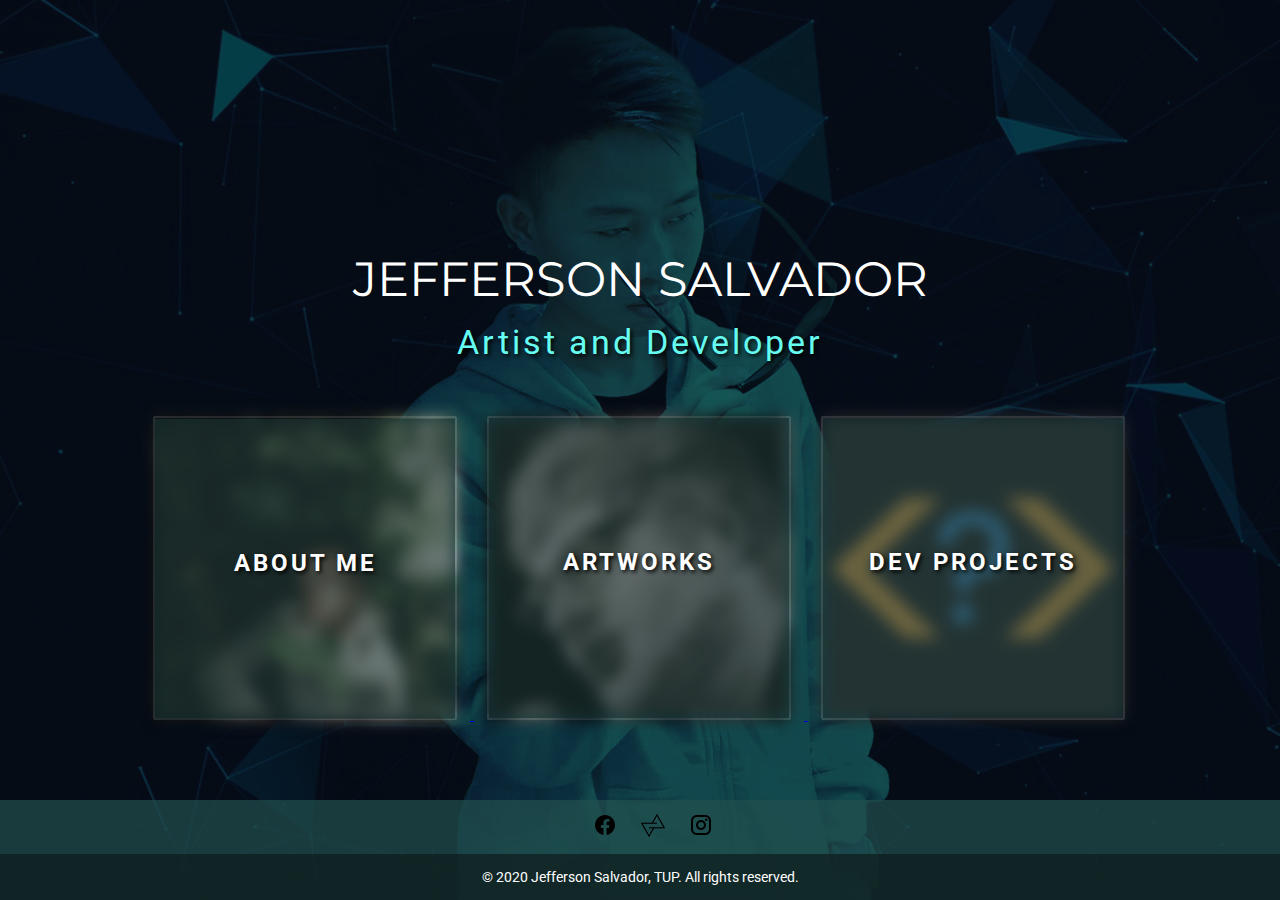
<file: index.html>
<!DOCTYPE html>
<html lang="en">
<head>
    <meta charset="UTF-8">
    <meta name="viewport" intro_content="width=device-width, initial-scale=1.0">
    <link rel="icon" href="images/main/icon.png">
    <link href="https://fonts.googleapis.com/css2?family=Montserrat:wght@500;800&display=swap" rel="stylesheet">
    <link href="https://fonts.googleapis.com/css2?family=Roboto:wght@100&display=swap" rel="stylesheet">
    <link rel="stylesheet" href="css/styles.css">
    <title>Jefferson Salvador</title>
</head>
<body>
    <div id="wrapper">
        <audio autoplay loop>
            <source src="music/music.mp3" type="audio/mpeg">
        </audio>

        <div class="color_overlay"></div>
        
        <div id="main_header" >
            <span>JEFFERSON SALVADOR</span><br>
            <span id="subheader">Artist and Developer</span>
        </div>

        <div class="container">
            <a href="html/about.html" >
                <div class="box">
                    <img src="images/main/intro.png" alt="intro.png">
                    <div class="overlay">
                        <div class="title">ABOUT ME</div>
                    </div>
                </div>
            </a>
        
            <a href="html/artworks.html" >
                <div class="box">
                    <img src="images/main/ed.png" alt="artworks.png">
                    <div class="overlay">
                        <div class="title">ARTWORKS</div>
                    </div>
                </div>
            </a>
            
            <a href="html/dev.html" >
                <div class="box">
                    <img src="images/main/dev.png" alt="dev">
                    <div class="overlay">
                        <div class="title">DEV PROJECTS</div>
                    </div>
                </div>
            </a>
        </div>

        <footer>
            <div class="img">
                <a href="https://www.fb.com/jeffer.altF4/" target="_blank"><img src="images/main/facebook.png" alf="facebook.png" ></a>
                <a href="https://www.fb.com/jepdev18" target="_blank"><img src="images/main/page.png" alt="page.png"></a>
                <a href="https://www.instagram.com/diipir_" target="_blank"><img src="images/main/instagram.png" alt="instagram.png"></a>
            </div>
            <div class="footer_text">
                <p>&copy; 2020 Jefferson Salvador, TUP. All rights reserved.</p>
            </div>
        </footer>
    </div>
</body>
</html>
</file>
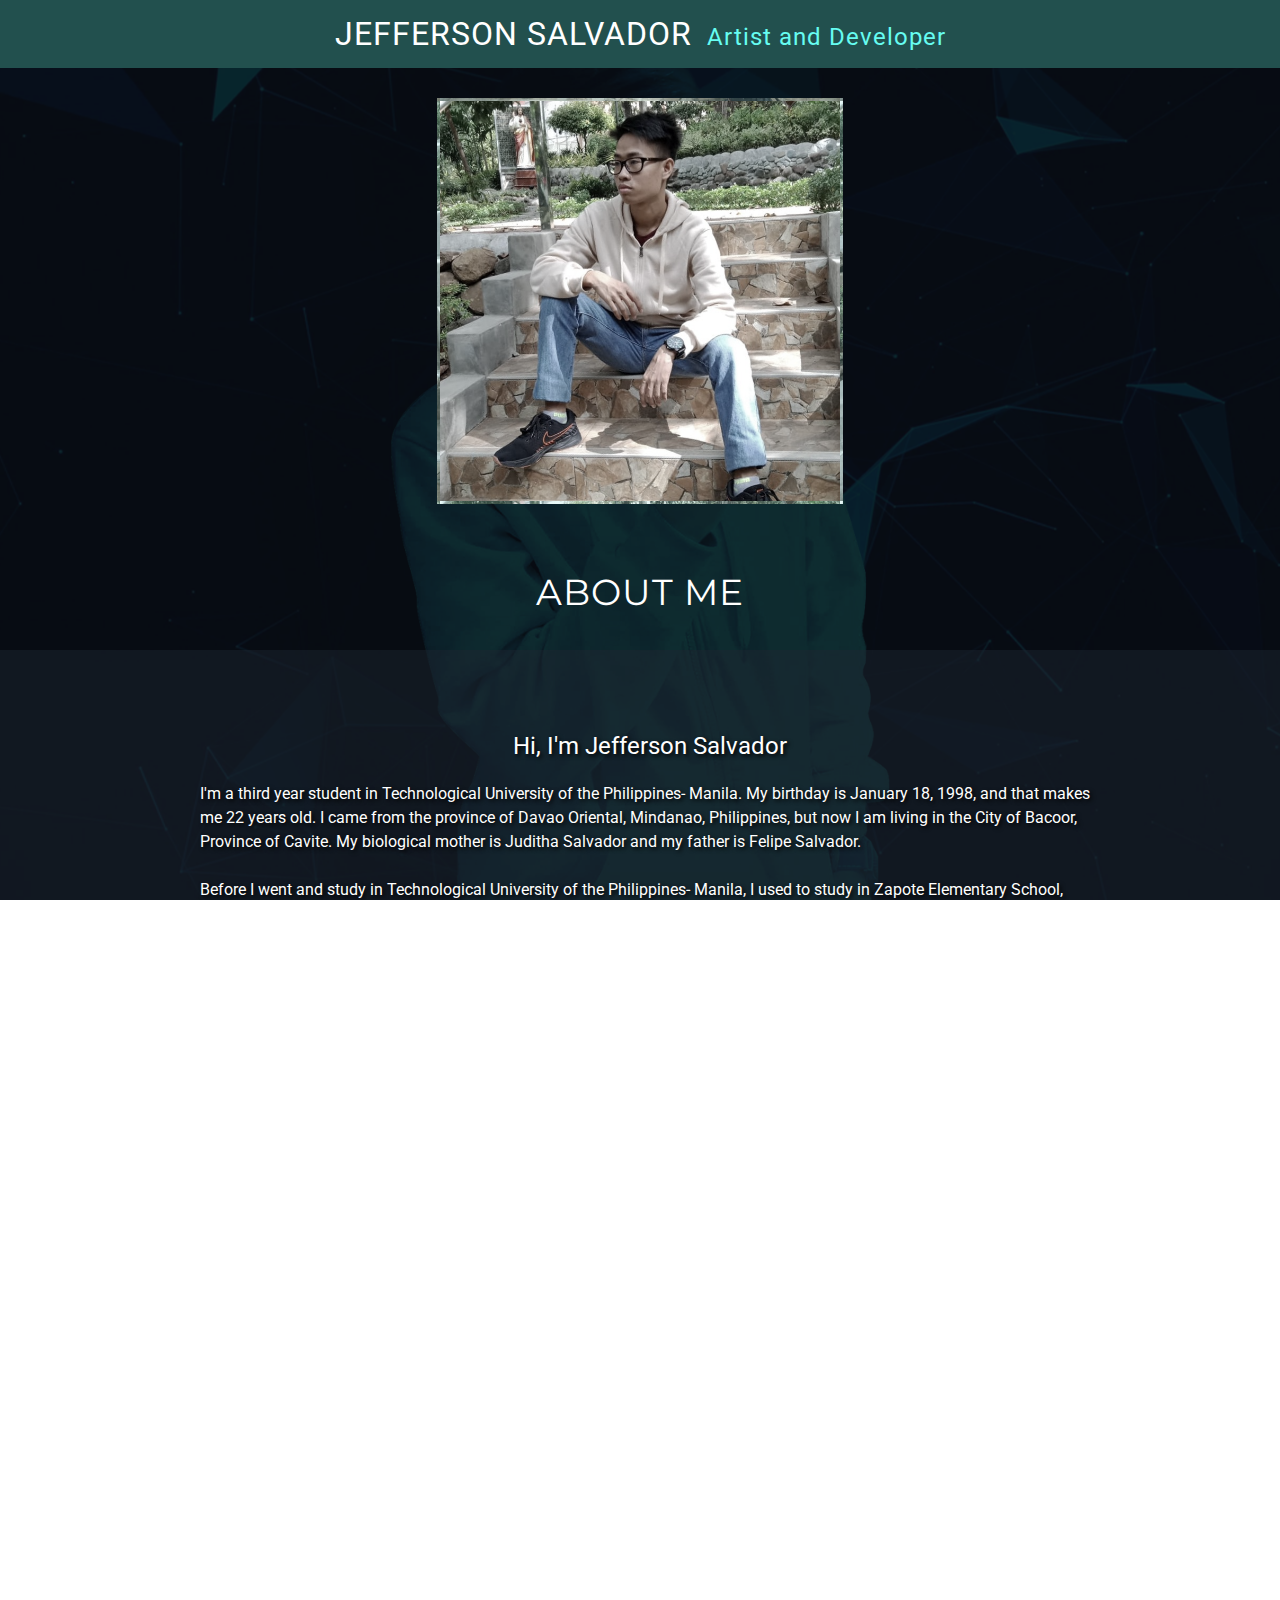
<file: html/about.html>
<!DOCTYPE html>
<html lang="en">
<head>
    <meta charset="UTF-8">
    <meta name="viewport" intro_content="width=device-width, initial-scale=1.0">
    <link rel="icon" href="../images/main/icon.png">
    <link href="https://fonts.googleapis.com/css2?family=Montserrat:wght@500;800&display=swap" rel="stylesheet">
    <link href="https://fonts.googleapis.com/css2?family=Roboto:wght@100&display=swap" rel="stylesheet">
    <link rel="stylesheet" href="../css/styles.css">
    <title>About Me | Jefferson Salvador</title>
</head>
<body>
    <div id="wrapper">
        <audio autoplay loop>
            <source src="../music/music.mp3" type="audio/mpeg">
        </audio>
        <a href="../index.html">
            <header>
                <div class="text">
                    <div class="name">
                        <span>JEFFERSON SALVADOR</span>
                    </div>
                    <div class="prof">
                        <span>Artist and Developer</span>
                    </div>
                    
                </div>
            </header>
        </a>

        <div id="intro_content">
            <div id="intro_img">
                <div id="img"></div>
            </div>
            <div id="intro_title">
                <p>ABOUT ME</p>
            </div> 
            <div id="intro_text">
                <div id="intro_para">
                    <div id="intro_greet">
                        <p>Hi, I'm Jefferson Salvador</p>
                    </div> 
                    <span>
                        I'm a third year student in Technological University of the Philippines- Manila. My birthday is January 18, 1998, and that makes me 22 years old. I came from the province of Davao Oriental, Mindanao, Philippines, but now I am living in the City of Bacoor, Province of Cavite. My biological mother is Juditha Salvador and my father is Felipe Salvador. <br><br>
                        
                        Before I went and study in Technological University of the Philippines- Manila, I used to study in Zapote Elementary School, Bacoor National High School- Tabing Dagat, then Asian Institute of Computer Studies- Bacoor. I also studied in DataCom- Bacoor just for a certificate of Information and Communication Technology during my summer days back on 2016. <br> <br>
                        
                        My hobbies are drawing, making artsy stuff, learning new things, watching movie, browsing in social media, and many more. Sometimes, I use my free time to draw and earn money if some offer me commission. <br><br>
        
                        Talking about my achievements, let's start when I was in elementary level. Grade 1 I got 1st honorable mention, grade 3 I was 2nd honor,  grade 4 I was 3rd honor, grade 5 I was 3rd honor, then grade 6, I graduated as a third honor. Now in junior high school, I didn't received any award but was always one of the top 10 in our classroom from grade 7 to grade 9 (maybe I am in adjustment phase that time), but, I became a champion in rubics cube competition when I was grade 10 and graduated as 1st honorable mention. Now, senior high school is my glowing but haggard phase. Since grade 11 I am top 1 in our classroom, considered the best in most of the subjects, graduated as best in programming, me and my team was the best in thesis in our batch and also, I was awarded valedictorian with highest honor. Now, In my college life, I haven't received any award yet, but, I am a consistent deans lister (sometimes president's lister), and also won 3rd place in a C language dev competition when I was in 2nd yr. <br> <br>
        
                        I have no job experience yet except from becoming a freelance portrait artist and graphic artist and working in a postal servicing company Philippine Postal Corporation- Bacoor for my on-the-job training. I worked there as an encoder and assistant. Despite of the fact that I lack in working experience, I am always looking forward for an opportunity to learn and be part of a professional company. I promise that I will do my best to do my duty with passion and creativity. Learning is what gives hope to my heart to dream and be passionate in everything that I do. People is capable of learning new things, but in my case, I will always turn learning into earning and give my company a better view and upper hand in this competitive industry.
                    </span> 
                </div>
                <div class="btn">
                    <a href="mailto:jefferson.behionsalvador@gmail.com" >EMAIL ME</a>
                </div>
            </div>
        </div>
        
        <footer>
            <div class="img">
                <a href="https://www.fb.com/jeffer.altF4/" target="_blank"><img src="../images/main/facebook.png" alf="facebook.png" ></a>
                <a href="https://www.fb.com/jepdev18" target="_blank"><img src="../images/main/page.png" alt="page.png"></a>
                <a href="https://www.instagram.com/diipir_" target="_blank"><img src="../images/main/instagram.png" alt="instagram.png"></a>
            </div>
            <div class="footer_text">
                <p>&copy; 2020 Jefferson Salvador, TUP. All rights reserved.</p>
            </div>
        </footer>
    </div>
</body>
</html>
</file>
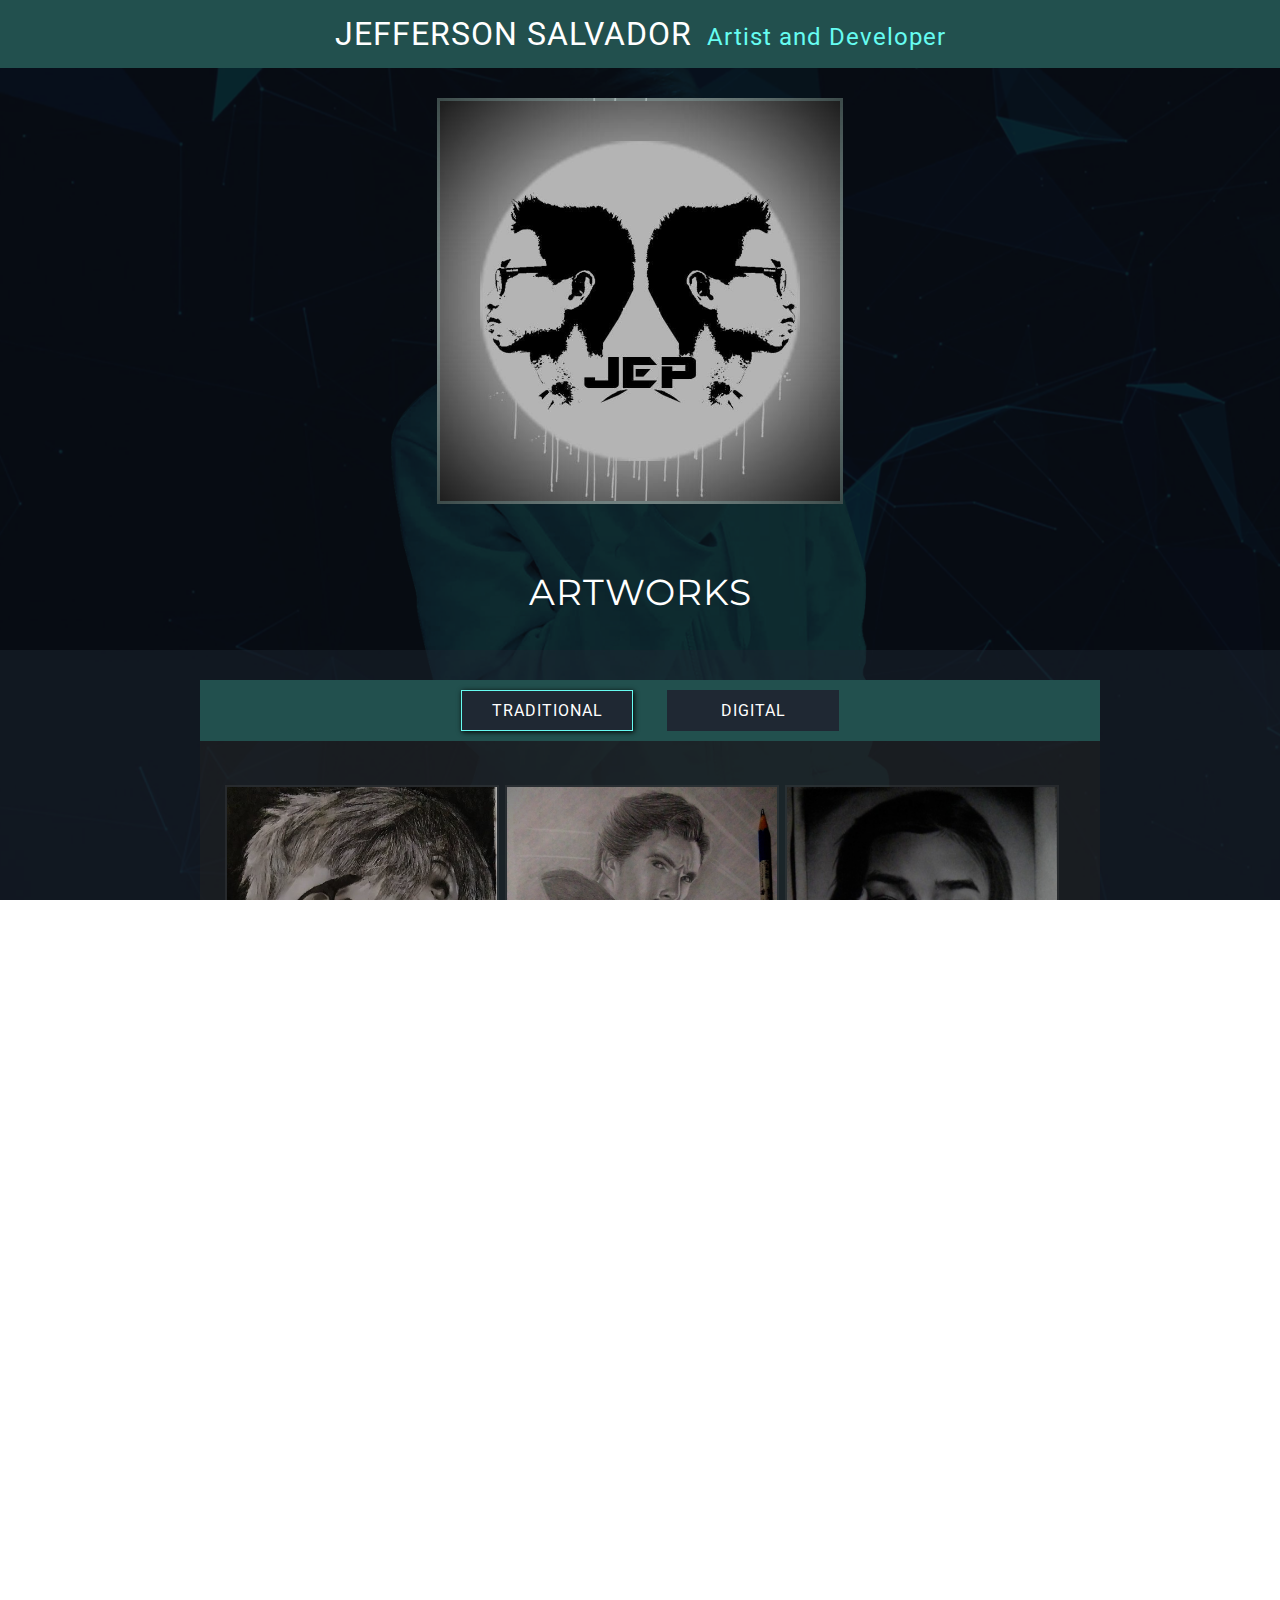
<file: html/artworks.html>
<!DOCTYPE html>
<html lang="en">
<head>
    <meta charset="UTF-8">
    <meta name="viewport" intro_content="width=device-width, initial-scale=1.0">
    <link rel="icon" href="../images/main/icon.png">
    <link href="https://fonts.googleapis.com/css2?family=Montserrat:wght@500;800&display=swap" rel="stylesheet">
    <link href="https://fonts.googleapis.com/css2?family=Roboto:wght@100&display=swap" rel="stylesheet">
    <link rel="stylesheet" href="../css/styles.css">
    <title>Artworks | Jefferson Salvador</title>
</head>
<body>
    <div id="wrapper">
        <audio autoplay loop>
            <source src="../music/music.mp3" type="audio/mpeg">
        </audio>
        <a href="../index.html">
            <header>
                <div class="text">
                    <div class="name">
                        <span>JEFFERSON SALVADOR</span>
                    </div>
                    <div class="prof">
                        <span>Artist and Developer</span>
                    </div>
                    
                </div>
            </header>
        </a>

        <div id="art_content">
            <div id="art_img">
                <div id="img"></div>
            </div>
            <div id="art_title">
                <p>ARTWORKS</p>
            </div> 
            <div id="art_gallery">

                <div id="art_iframe">
                    <iframe src="traditional.html" frameborder="0" ></iframe>
                </div>
                
            </div>
        </div>


        <footer>
            <div class="img">
                <a href="https://www.fb.com/jeffer.altF4/" target="_blank"><img src="../images/main/facebook.png" alf="facebook.png" ></a>
                <a href="https://www.fb.com/jepdev18" target="_blank"><img src="../images/main/page.png" alt="page.png"></a>
                <a href="https://www.instagram.com/diipir_" target="_blank"><img src="../images/main/instagram.png" alt="instagram.png"></a>
            </div>
            <div class="footer_text">
                <p>&copy; 2020 Jefferson Salvador, TUP. All rights reserved.</p>
            </div>
        </footer>
    </div>
</body>
</html>
</file>
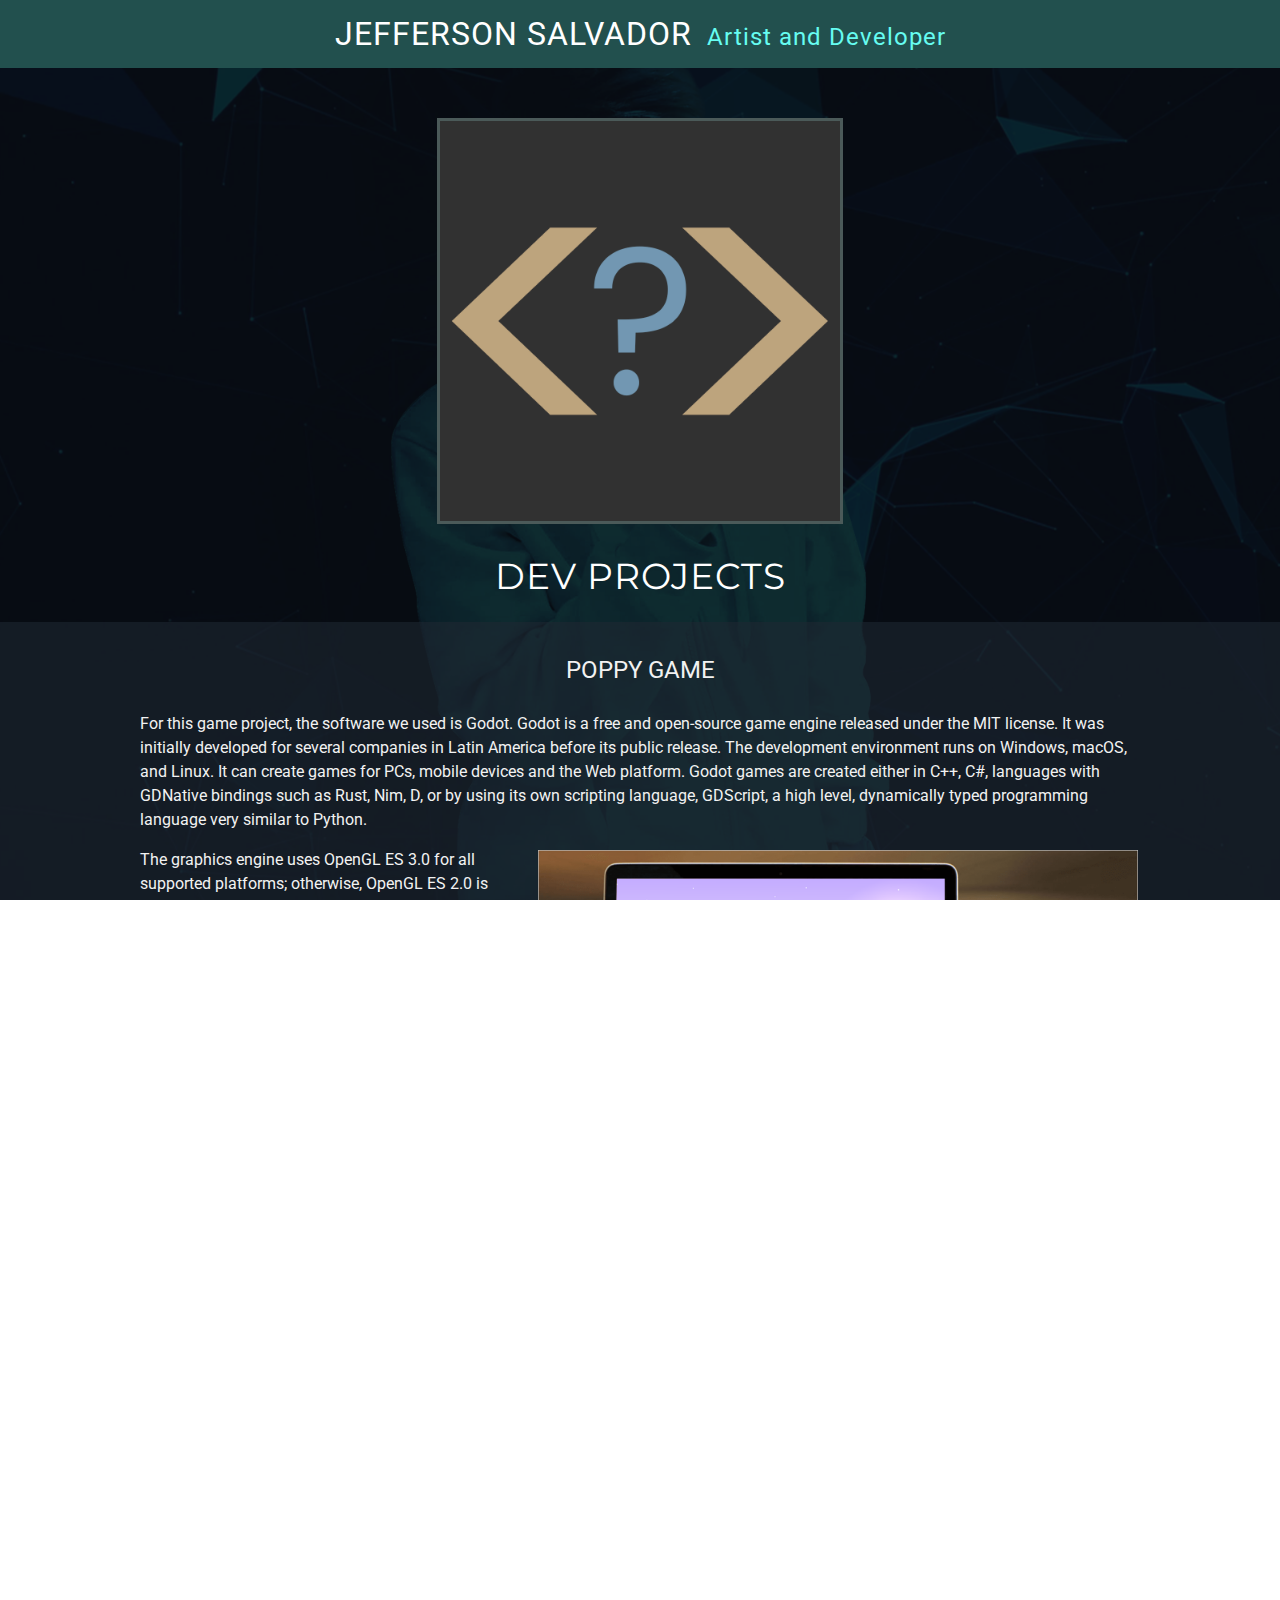
<file: html/dev.html>
<!DOCTYPE html>
<html lang="en">
<head>
    <meta charset="UTF-8">
    <meta name="viewport" intro_content="width=device-width, initial-scale=1.0">
    <link rel="icon" href="../images/main/icon.png">
    <link href="https://fonts.googleapis.com/css2?family=Montserrat:wght@500;800&display=swap" rel="stylesheet">
    <link href="https://fonts.googleapis.com/css2?family=Roboto:wght@100&display=swap" rel="stylesheet">
    <link rel="stylesheet" href="../css/styles.css">
    <title>Dev Projects | Jefferson Salvador</title>
</head>
<body>
    <div id="wrapper">
        <audio autoplay loop>
            <source src="../music/music.mp3" type="audio/mpeg">
        </audio>
        <a href="../index.html">
            <header>
                <div class="text">
                    <div class="name">
                        <span>JEFFERSON SALVADOR</span>
                    </div>
                    <div class="prof">
                        <span>Artist and Developer</span>
                    </div>
                    
                </div>
            </header>
        </a>

        <div id="dev_content">
            <div id="dev_img">
                <div id="img"></div>
            </div>
            <div id="dev_title">
                DEV PROJECTS
            </div>

            <div id="dev_odd">
                <div class="dev_container">
                    <p id="poppy" class="dev_subtitle">POPPY GAME</p>
                    <p>For this game project, the software we used is Godot. Godot is a free and open-source game engine released under the MIT license. It was initially developed for several companies in Latin America before its public release. The development environment runs on Windows, macOS, and Linux. It can create games for PCs, mobile devices and the Web platform. Godot games are created either in C++, C#, languages with GDNative bindings such as Rust, Nim, D, or by using its own scripting language, GDScript, a high level, dynamically typed programming language very similar to Python.
                    </p>
                    <a href="../pdfs/poppy.pdf" target="_blank"><img src="../images/dev/poppy_mockup.png" alt="poppy_mockup"></a>
                    <p>The graphics engine uses OpenGL ES 3.0 for all supported platforms; otherwise, OpenGL ES 2.0 is used. Future support for Vulkan is also planned. It supports normal mapping, specularity, dynamic shadows using shadow maps and full-screen post-processing effects like FXAA, bloom, DOF, HDR, and gamma correction. A simplified shader language similar to GLSL is also incorporated; shaders can be used for materials and post-processing. Alternatively, they can be created by manipulating nodes in a visual editor. There is also a separate 2D graphics engine, which can operate independently of the 3D one. Examples of 2D engine features include lights, shadows, shaders, tile sets, parallax scrolling, polygons, animations, physics and particles. It is also possible to mix 2D and 3D using a 'viewport node'.
                    </p>
                    <p>Godot contains an animation system with a GUI for editing skeletal animation, blending, animation trees, morphing and realtime cutscenes. Almost any variable defined or created-on-a-game entity can be animated. The engine uses Bullet for 3D physics simulation. Also, we used Adobe Photoshop CS6 , Adobe Photoshop is a raster graphics editor developed and published by Adobe Inc. for Windows and macOS. We use this for our animation and graphics in the game.
                    </p>
                </div>               
            </div>

            <div>
                <div class="dev_container">
                    <p class="dev_subtitle">TASK VIEWER APP</p>
                    <p>Task Viewer App is a task managing mobile application that can be installed in any operating system like Android and IOS. It was built using React Native that was built by Facebook.
                    </p>
                    <a href="../video/taskViewer.mp4" target="_blank"><img src="../images/dev/tv_mockup.png" alt="tv_mockup" ></a>
                    <p>This Task Viewer Application comes with simple but usable features such as adding tasks and deleting tasks. To add task, the user only needs to click the text bar, type the task he/she wants to add, and click 'Add Task' button. To delete the added task, the user only needs to click the 'bin' icon at the left of every task, or click the task itself, and it will be deleted. That is how simple this application is. There's no login or anything, just the main function a normal person want to see in a typical task viewer.
                    </p>
                    <p>Additional feature we included is the darkmode theme toggle just to go with what's in nowadays. Also, darkmode theme can help those who can't read clear or see clear in a particular setting like daymode or darkmode.</p>
                    <p>We also make sure that the colors we implemented and added gives calmness and be user-friendly, which is our main goal for this app.</p>
                    <p>Making this app is quite tricky yet enjoyful because it uses the amplified javascript framework such as React Native and React JS. We also used Material Icons for the icons here that made this an eye pleasing app.</p>
                </div>               
            </div>

            <div id="dev_odd">
                <div class="dev_container">
                    <p class="dev_subtitle">HOME SECURITY SYSTEM</p>
                    <p>Home Security Alarm Systems are very important in present day society, where crime is increasing. With the technological advancements we have achieved in the recent years, a homeowner doesn’t have to worry about home security while getting off his/her home. Home Security Systems are an important feature of modern residential and office setups. Home security systems must be affordable, reliable, and effective. This is a Home Security System using Arduino, which will trigger alarm when a window is opened, or movement detected in the room when the system is activated. The most basic definition of any security system is found in its name. It is literally a means or method by which something is secured through a system of interworking components and devices. In this instance, it is about home security systems, which are networks of integrated electronic devices working together with a central control panel to protect against burglars and other potential home intruders.
                    </p>
                     <a href="../pdfs/HSS.pdf" target="_blank"><img src="../images/dev/hss.png" alt="hss"></a>
                    <p>This project is designed using normally closed reed switches connected to windows and additional passive infrared (PIR) motion sensors to detect movement of a burglar or an unwanted intruder in your home. The security system can send text message to the number of the user.This system is a basic motion activated alarm. It is built around an Arduino Microcontroller. It is connected to a PIR motion sensor, a buzzer, a resistor, and a pair of external terminals. The whole system is battery powered so that it is easily portable. Once you have the code, you can connect all the external parts. The easiest way to do this is with a breadboard. This will let you make temporary connections to test everything out.
                    </p>
                    <p>Our project is a basic motion-sensing alarm that detects when someone enters the area. When an intruder is detected, it activates a siren which is to inform the user in case movement was detected or trigger the buzzer in case window was opened. Our body generates heat energy in the form of infrared which is invisible to human eyes. But it can be detected by electronic sensor. The aim of this project is to implement a simple and affordable, but efficient home security alarm system. The project is designed for detecting intruders and informing the owner by making a text message.</p>
                </div>               
            </div>
        </div>

        <footer>
            <div class="img">
                <a href="https://www.fb.com/jeffer.altF4/" target="_blank"><img src="../images/main/facebook.png" alf="facebook.png" ></a>
                <a href="https://www.fb.com/jepdev18" target="_blank"><img src="../images/main/page.png" alt="page.png"></a>
                <a href="https://www.instagram.com/diipir_" target="_blank"><img src="../images/main/instagram.png" alt="instagram.png"></a>
            </div>
            <div class="footer_text">
                <p>&copy; 2020 Jefferson Salvador, TUP. All rights reserved.</p>
            </div>
        </footer>
    </div>
</body>
</html>
</file>
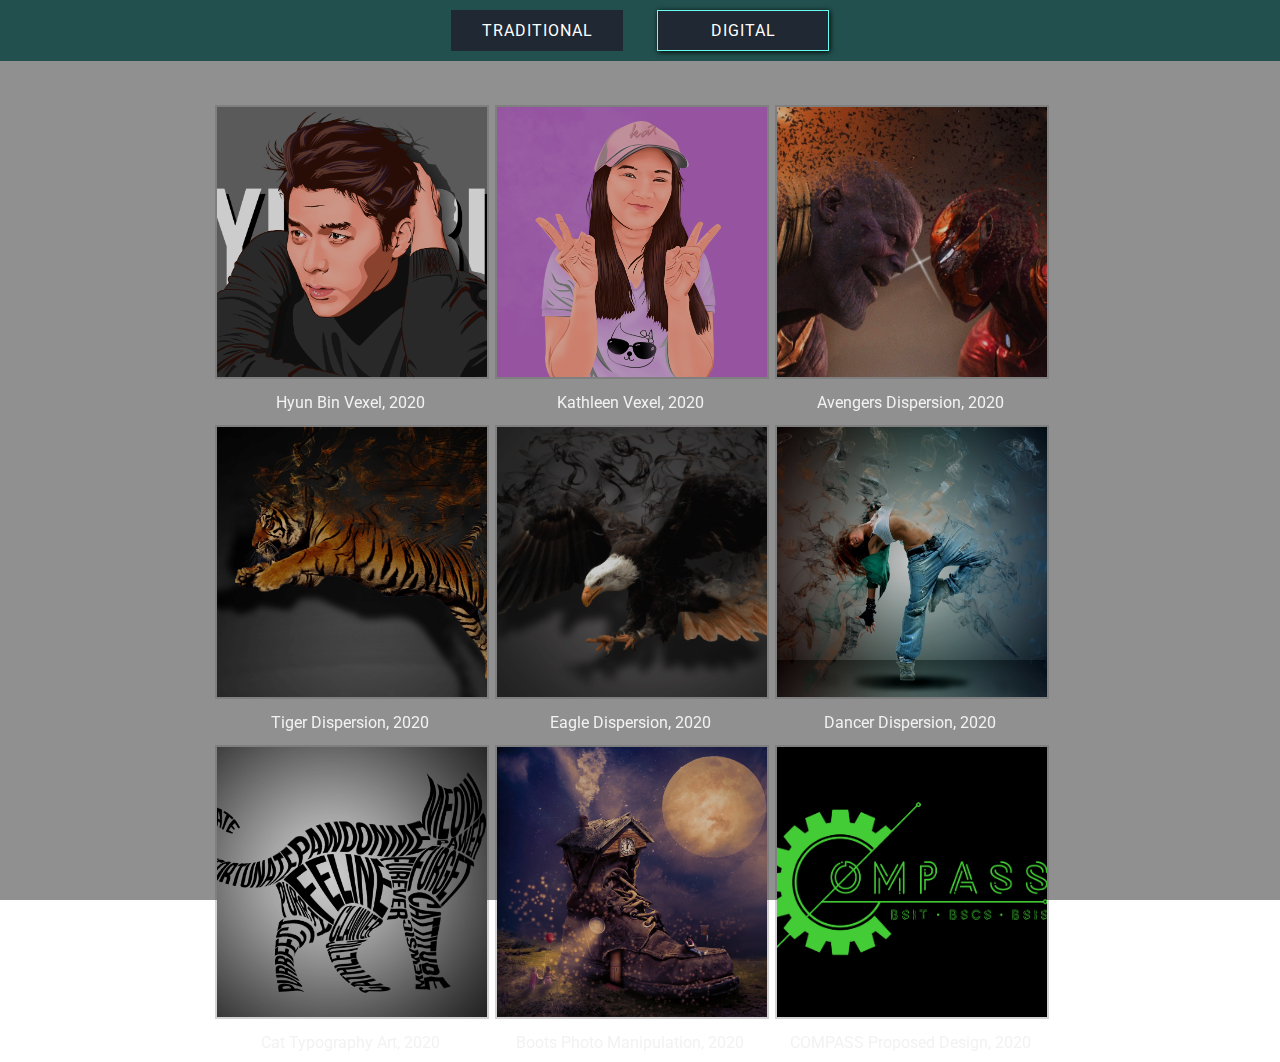
<file: html/digital.html>
<!DOCTYPE html>
<html lang="en">
<head>
    <meta charset="UTF-8">
    <meta name="viewport" intro_content="width=device-width, initial-scale=1.0">
    <link href="https://fonts.googleapis.com/css2?family=Montserrat:wght@500;800&display=swap" rel="stylesheet">
    <link href="https://fonts.googleapis.com/css2?family=Roboto:wght@100&display=swap" rel="stylesheet">
    <link rel="stylesheet" href="../css/art.css">
</head>
<body>
    <div class="nav">
         <nav>
            <a href="traditional.html">TRADITIONAL</a>
            <a class="current" href="digital.html">DIGITAL</a>
        </nav>
    </div>
   

    <div class="content">

        <a href="../images/dig/hyunbin.png" target="_blank">
            <div class="gallery">
                <img src="../images/dig/hyunbin1.png" alt="hyunbin">
                <div class="desc">Hyun Bin Vexel, 2020</div>
            </div>
        </a>

        <a href="../images/dig/kath.png" target="_blank">
            <div class="gallery">
                <img src="../images/dig/kath1.png" alt="kath">
                <div class="desc">Kathleen Vexel, 2020</div>
            </div>
        </a>

        <a href="../images/dig/dispersion.jpg" target="_blank">
            <div class="gallery">
                <img src="../images/dig/dispersion1.jpg" alt="dispersion">
                <div class="desc">Avengers Dispersion, 2020</div>
            </div>
        </a>

        <a href="../images/dig/tiger.jpg" target="_blank">
            <div class="gallery">
                <img src="../images/dig/tiger1.jpg" alt="tiger">
                <div class="desc">Tiger Dispersion, 2020</div>
            </div>
        </a>

        <a href="../images/dig/eagle.jpg" target="_blank">
            <div class="gallery">
                <img src="../images/dig/eagle1.jpg" alt="eagle">
                <div class="desc">Eagle Dispersion, 2020</div>
            </div>
        </a>

        <a href="../images/dig/dancer.jpg" target="_blank">
            <div class="gallery">
                <img src="../images/dig/dancer1.jpg" alt="dancer">
                <div class="desc">Dancer Dispersion, 2020</div>
            </div>
        </a>

        <a href="../images/dig/cat.png" target="_blank">
            <div class="gallery">
                <img src="../images/dig/cat1.png" alt="cat">
                <div class="desc">Cat Typography Art, 2020</div>
            </div>
        </a>

        <a href="../images/dig/balloon.jpg" target="_blank">
            <div class="gallery">
                <img src="../images/dig/balloon.jpg" alt="balloon">
                <div class="desc">Boots Photo Manipulation, 2020</div>
            </div>
        </a>

        <a href="../images/dig/compass.png" target="_blank">
            <div class="gallery">
                <img src="../images/dig/compass1.png" alt="compass">
                <div class="desc">COMPASS Proposed Design, 2020</div>
            </div>
        </a>

    </div>
</body>
</html>
</file>
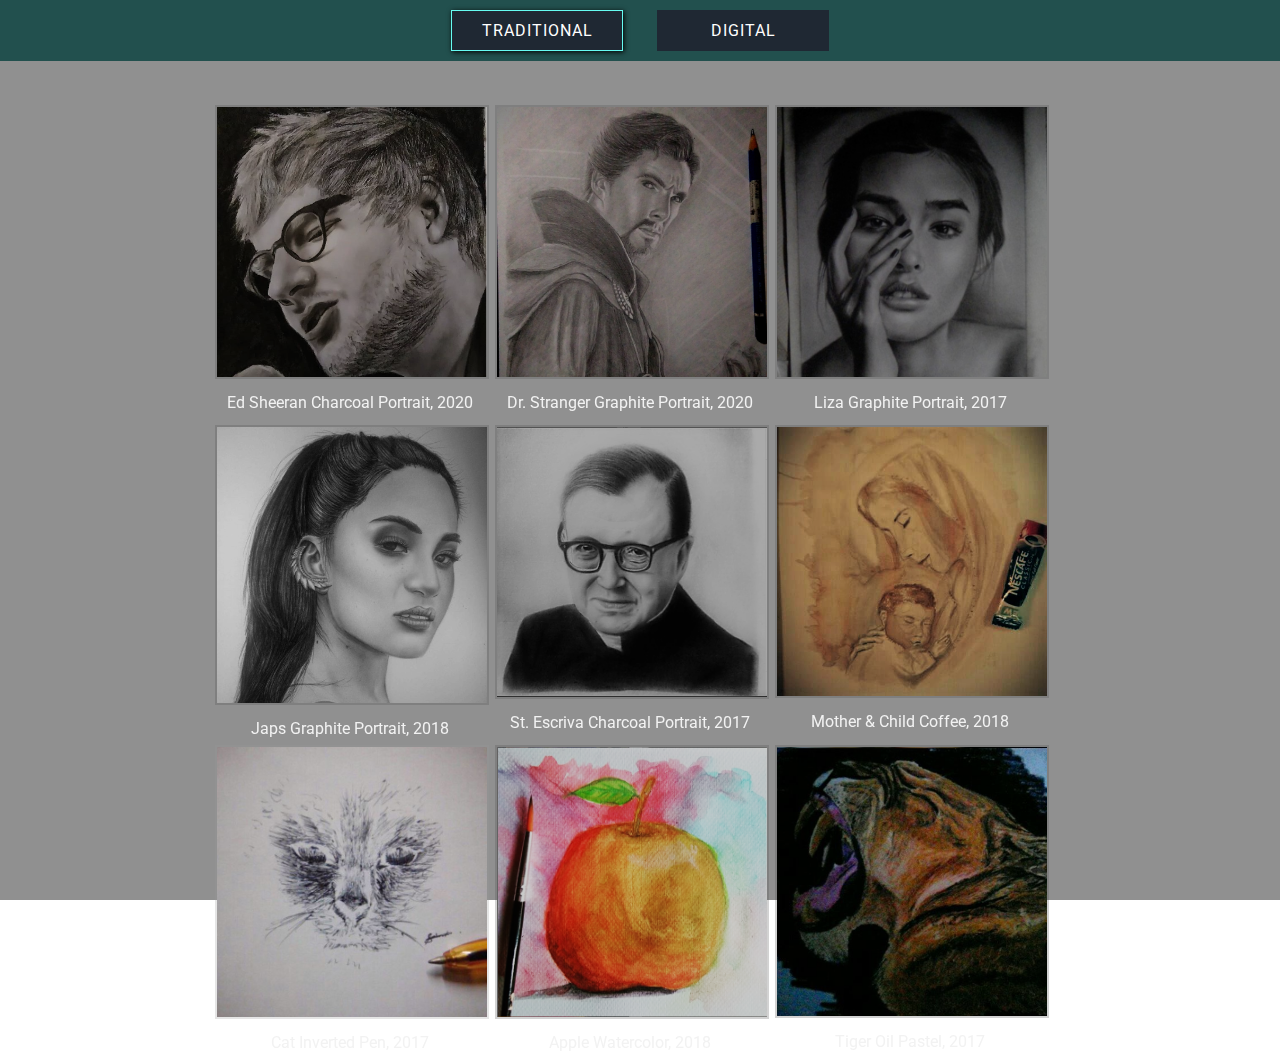
<file: html/traditional.html>
<!DOCTYPE html>
<html lang="en">
<head>
    <meta charset="UTF-8">
    <meta name="viewport" intro_content="width=device-width, initial-scale=1.0">
    <link href="https://fonts.googleapis.com/css2?family=Montserrat:wght@500;800&display=swap" rel="stylesheet">
    <link href="https://fonts.googleapis.com/css2?family=Roboto:wght@100&display=swap" rel="stylesheet">
    <link rel="stylesheet" href="../css/art.css">
</head>
<body>
    <div class="nav">
         <nav>
            <a class="current" href="traditional.html">TRADITIONAL</a>
            <a href="digital.html">DIGITAL</a>
        </nav>
    </div>
   

    <div class="content">

        <a href="../images/trad/ed1.png" target="_blank">
            <div class="gallery">
                <img src="../images/trad/ed.png" alt="Ed Sheeran">
                <div class="desc">Ed Sheeran Charcoal Portrait, 2020</div>
            </div>
        </a>


        <a href="../images/trad/drstranger1.jpg" target="_blank">
            <div class="gallery">
                <img src="../images/trad/drstranger.jpg" alt="drstranger">
                <div class="desc">Dr. Stranger Graphite Portrait, 2020</div>
            </div>
        </a>
        
        <a href="../images/trad/liza1.PNG" target="_blank">
            <div class="gallery">
                <img src="../images/trad/liza.PNG" alt="liza">
                <div class="desc">Liza Graphite Portrait, 2017</div>
            </div>
        </a>
        
        <a href="../images/trad/jap1.PNG" target="_blank">
            <div class="gallery">
                <img src="../images/trad/jap.PNG" alt="jap">
                <div class="desc">Japs Graphite Portrait, 2018</div>
            </div>
        </a>

        <a href="../images/trad/st jose.PNG" target="_blank">
            <div class="gallery">
                <img src="../images/trad/st jose.PNG" alt="St. Escriva">
                <div class="desc">St. Escriva Charcoal Portrait, 2017</div>
            </div>
        </a>

        <a href="../images/trad/coffee.jpg" target="_blank">
            <div class="gallery">
                <img src="../images/trad/coffee.jpg" alt="Mother and Child">
                <div class="desc">Mother & Child Coffee, 2018</div>
            </div>
        </a>

        <a href="../images/trad/catinverted.jpg" target="_blank">
            <div class="gallery">
                <img src="../images/trad/catinverted.jpg" alt="cat" id="cat">
                <div class="desc">Cat Inverted Pen, 2017</div>
            </div>
        </a>

        <a href="../images/trad/apple.PNG" target="_blank">
            <div class="gallery">
                <img src="../images/trad/apple.PNG" alt="apple">
                <div class="desc">Apple Watercolor, 2018</div>
            </div>
        </a>

        <a href="../images/trad/tiger1.PNG" target="_blank">
            <div class="gallery">
                <img src="../images/trad/tiger.PNG" alt="cat">
                <div class="desc">Tiger Oil Pastel, 2017</div>
            </div>
        </a>

    </div>
</body>
</html>
</file>
<file: css/styles.css>
/* General Styles */

html, body {
    background-image: url("../images/main/bg2.png");
    background-repeat: no-repeat;
    background-attachment: fixed;
    background-size: cover;
    margin: 0;
    padding: 0;
    background-position: 50%;
    height: 100%;
    overflow-x: hidden;
}

#wrapper{
    min-height: 100%;
    position: relative;
}
.color_overlay{
    background-color: rgba(0,0,0,.4);
    left: 0;
    top: 0;
    width: 100%;
    height: 100%;
    margin: 0 auto;
    position: relative;
}

#main_header{
    padding-top: 250px;
    font-family: 'Montserrat', 'Arial', 'sans-serif';
    text-align: center;
    color: white;
    font-size: 300%;
    transition: all 1s ease;
}

#subheader {
    font-family: 'Roboto', 'Arial', 'sans-serif';
    font-size: 70%;
    color: #66fcf1;
    letter-spacing: 3px;
    text-shadow: 2px 2px 4px #000000;
    transition: all 1s ease;
}

.container{
    overflow: hidden;
    padding-top: 50px;
    padding-bottom: 100px;
    width: 1000px;
    margin:0 auto;
}
.box{
    position: relative;
    margin: 0 13px;
    width: 300px;
    height: 300px;
    display: inline-block;
    box-shadow: 0 4px 8px rgba(0, 0, 0, 0.144);
    border: 2px solid #ffffff2d;
    border-radius: 2px;
    transition: all 1s ease;
}

.box:hover{
    border: 2px solid #45a29e;
}

.box img{
    width:100%;
    display: block;
    -webkit-filter: blur(8px);
    filter: blur(8px);
    transition: all 1s ease;
}

.box:hover img{
    filter: none;
}

.overlay{
    height: 100%;
    width: 100%;
    position: absolute;
    background-color: #1a363593;
    margin-top: -100%;
    transition: all 1s ease;
    overflow: hidden;
}

.overlay:hover{
    background-color: rgba(0, 0, 0, 0);
}

.overlay:hover .title{
    -webkit-transform: scale(1.1);
    transform: scale(1.1);
}

.title {
    font-family: 'Roboto', 'Arial', 'sans-serif';
    letter-spacing: 3px;
    font-weight: bolder;
    font-size: 24px;
    color: rgb(255, 255, 255);
    text-align: center;
    padding: 10px;
    margin-top: 40%;
    text-shadow: 2px 2px 4px #000000;
    transition: all 1s ease;
}

header{
    text-align: center;
    width: 100%;
    top: 0;
    background-color: #22504eb4;
    padding: 10px 0px;
    transition: all 1s ease;
}

header:hover{
    background-color: #22504e;
}

header .text{
    width: 100%;
    font-family: 'Roboto', 'Arial', 'sans-serif';
    color: rgb(255, 255, 255);
    letter-spacing: 1px;
    transition: all 1s ease;
    display: inline-block;
}

header .text .name{
    font-size: 2em;
    display: inline-block;
    padding: 5px;
}

header .text .prof{
    font-size: 1.5em;
    color: #66fcf1;
    display: inline-block;
    padding: 5px;
}

footer{
    height: 100px;
    text-align: center;
    position: absolute;
    width: 100vw;
    bottom: 0;
    background-color: #22504eb4;
}
footer .img{
    width: 100vw;
    padding: 13px;
}

footer .img img{
    margin: 0 10px;
}
footer img:hover{
    transition: all 1s ease;
    filter: invert(1);
}

footer .footer_text{
    width: 100vw;
    background-color: #0e1b1bb4;
    padding: 1px 0px;
}
footer p{
    color: #ffffff;
    font-family: 'Roboto', 'Arial', 'sans-serif';
    font-size: 14px;
}

/* INTRO PAGE */

#intro_content{
    width: 100%;
    padding-bottom: 100px;
    overflow: visible;
    background-color: #0b0c107c;
}

#intro_img{
    padding: 30px 0px;
    width: 100%;
    height: auto;
}

#intro_img #img{
    background-image: url(../images/intro/intro_photo.jpg);
    width: 400px;
    height: 400px;
    background-size: cover;
    border: 3px solid #66fcf23a;
    margin: 0 auto;
    -webkit-filter: brightness(70%);
    filter: brightness(70%);
    -webkit-filter: saturate(45%);
    filter: saturate(45%);
    transition: all 1s ease;
}

#intro_img #img:hover{
    background-image: url(../images/intro/intro_photo_hover.jpg);
    width: 450px;
    height: 450px;
    transition: all 1s ease;
    border: 3px solid #66fcf1;
    -webkit-transform: rotateZ(-3deg);
    transform: rotateZ(-3deg);
}

#intro_text{
    width: 100%;
    padding: 30px 10px;
    background-color: #1f283375;
}

#intro_title{
    margin-top: 30px;
    font-family: 'Montserrat', 'Arial', 'sans-serif';
    color: white;
    letter-spacing: 1px;
    text-align: center;
    font-size: 36px;
}

#intro_greet{
    padding-top: 30px;
    text-align: center;
    font-size: 24px;
}

#intro_para{
    margin: 0 auto;
    font-family: 'Roboto', 'Arial', 'sans-serif';
    font-size: 16px;
    color: hsl(0, 0%, 100%);
    width:900px;
    line-height: 150%;
    text-shadow: 2px 2px 4px #000000;
    padding-bottom: 30px;
}

.btn a{
    display: block;
    text-align: center;
    text-decoration: none;
    font-family: 'Roboto', 'Arial', 'sans-serif';
    margin: 0 auto;
    border: 1px solid #66fcf228;
    background-color: #1f2833;
    color: white;
    letter-spacing: 2px;
    width: 100px;
    padding: 20px;
    transition: all 1s ease;
}

.btn a:hover{
    border: 1px solid #66fcf2;
    box-shadow: 1px 1px 5px black;
}


/* ARTWORKS */

#art_content{
    padding-bottom: 100px;
    background-color: #0b0c107c;
}

#art_img{
    padding: 30px 0px;
    width: 100%;
    height: auto;
}

#art_img #img{
    background-image: url(../images/art/art_image.jpg);
    width: 400px;
    height: 400px;
    background-size: cover;
    border: 3px solid #66fcf23a;
    margin: 0 auto;
    -webkit-filter: brightness(70%);
    filter: brightness(70%);
    -webkit-filter: saturate(45%);
    filter: saturate(45%);
    transition: all 1s ease;
}

#art_img #img:hover{
    background-image: url(../images/art/art_image_hover.jpg);
    width: 450px;
    height: 450px;
    transition: all 1s ease;
    border: 3px solid #66fcf1;
    -webkit-transform: rotateZ(-3deg);
    transform: rotateZ(-3deg);
    filter: contrast(130%);
}


#art_gallery{
    width: 100%;
    padding: 30px 10px;
    background-color: #1f283375;
}

#art_title{
    margin-top: 30px;
    font-family: 'Montserrat', 'Arial', 'sans-serif';
    color: white;
    letter-spacing: 1px;
    text-align: center;
    font-size: 36px;
}

#art_iframe{
    margin: 0 auto;
    width:900px;
    height: 1100px;
    padding-bottom: 30px;
    position: relative;
}

#art_iframe iframe{
    width: 100%;
    height: 100%;
}


/* DEV PROJECTS */

#dev_img #img{
    background-image: url(../images/dev/dev.png);
    width: 400px;
    height: 400px;
    background-size: cover;
    border: 3px solid #66fcf23a;
    margin: 0 auto;
    -webkit-filter: brightness(70%);
    filter: brightness(70%);
    -webkit-filter: saturate(45%);
    filter: saturate(45%);
    transition: all 1s ease;
}

#dev_img #img:hover{
    background-image: url(../images/dev/dev_hover.png);
    width: 450px;
    height: 450px;
    transition: all 1s ease;
    border: 3px solid #66fcf1;
    -webkit-transform: rotateZ(-3deg);
    transform: rotateZ(-3deg);
}

#dev_title{
    margin-top: 30px;
    font-family: 'Montserrat', 'Arial', 'sans-serif';
    color: white;
    letter-spacing: 1px;
    text-align: center;
    font-size: 36px;
}

#dev_content{
    padding-top: 50px;
    padding-bottom: 100px;
    background-color: #0b0c107c;
}

#dev_odd{
    width: 100vw;
    background-color: #1f283393;
}

.dev_container{
    margin: 0 auto;
    width: 1000px;
    padding-bottom: 50px;
}

.dev_container p{
    font-family: 'Roboto', 'Arial', 'sans-serif';
    line-height: 150%;
    color: #f2f2f2;
}

.dev_container .dev_subtitle{
    padding-top: 30px;
    text-align: center;
    font-size: 24px;
}

.dev_container img{
    margin-left: 20px;
    float: right;
    width: 60%;
    border: 2px solid #66fcf200;
    transition: all 1s ease;
    margin-bottom: 30px;
}

.dev_container img:hover{
    border: 2px solid #66fcf2;
    box-shadow: 1px 1px 5px black;
}

/* MEDIA QUERY */

@media only screen and (max-width:1024px) and (min-width:320px){
    #main_header{
        font-size: 36px;
    }
    .box{
        width: 65vw;
        margin: 10px auto;
        height: 65vw;
    }
    .container{
        width: 70%;
    }

    #intro_content #intro_para{
        width: 90%;
    }

    #art_content #art_iframe{
        width: 90%;
    }

    .dev_container{
        width: 90%;
    }

    .dev_container img{
        width: 100%;
    }

    #skill_box{
        max-width: 70vw;
        min-width: 320px;
        height: 70%;
    }
}
</file>
<file: css/art.css>
body::after {
    content: "";
    background-color: #222;
    opacity: 0.5;
    top: 0;
    left: 0;
    bottom: 0;
    right: 0; 
    position: absolute;
    position: fixed;
    z-index: -1;   
    overflow: hidden;
}

.nav{
    background-color: #22504e;
    top: 0;
    left: 0;
    text-align: center;
    position: fixed;
    width: 100%;
    z-index: 1;
}

nav a{
    border: 1px solid white;
    margin:10px 15px;
    width: 150px;
    padding: 10px;
    display: inline-block;
    text-decoration: none;    
    background-color: #1f2833;
    border: 1px solid #66fcf200;
    color: white;
    letter-spacing: 1px;
    font-family: 'Roboto', 'Arial', 'sans-serif';
    transition: all 1s ease;
}

nav a:hover{
    border: 1px solid #66fcf2;
    box-shadow: 1px 1px 5px black;
}

nav .current{
    border: 1px solid #66fcf2;
    box-shadow: 1px 1px 5px black;
}

.content{
    width: 860px;
    margin: 100px auto 0px auto;
    z-index: 2;
    text-align: center;
}

.gallery{
    width: 270px;
    height: 310px;
    float: left;
    margin: 5px;
}

#cat{
    -webkit-filter: invert(1);
    filter: invert(1);
    transition: all 1s ease;
}

.gallery:hover #cat{
    -webkit-filter: invert(0);
    filter: invert(0);
}

.gallery img{
    -webkit-filter: brightness(80%);
    filter: brightness(80%);
    width: 100%;
    height: auto;
    border: 2px solid #66666642;
    transition: all 1s ease;
}

.gallery:hover img{
    border: 2px solid #66fcf1;
    box-shadow: 1px 1px 5px black;
}

.desc{
    padding: 10px;
    text-align: center;
    color: #f2f2f2 ;
    font-family: 'Roboto', 'Arial', 'sans-serif';
}

@media only screen and (max-width:800px) and (min-width:320px){
    .gallery{
        width: 65vw;
        margin: 20px auto;
        height: 65vw;
    }

    .content{
        width: 70%;
    }
}
</file>
